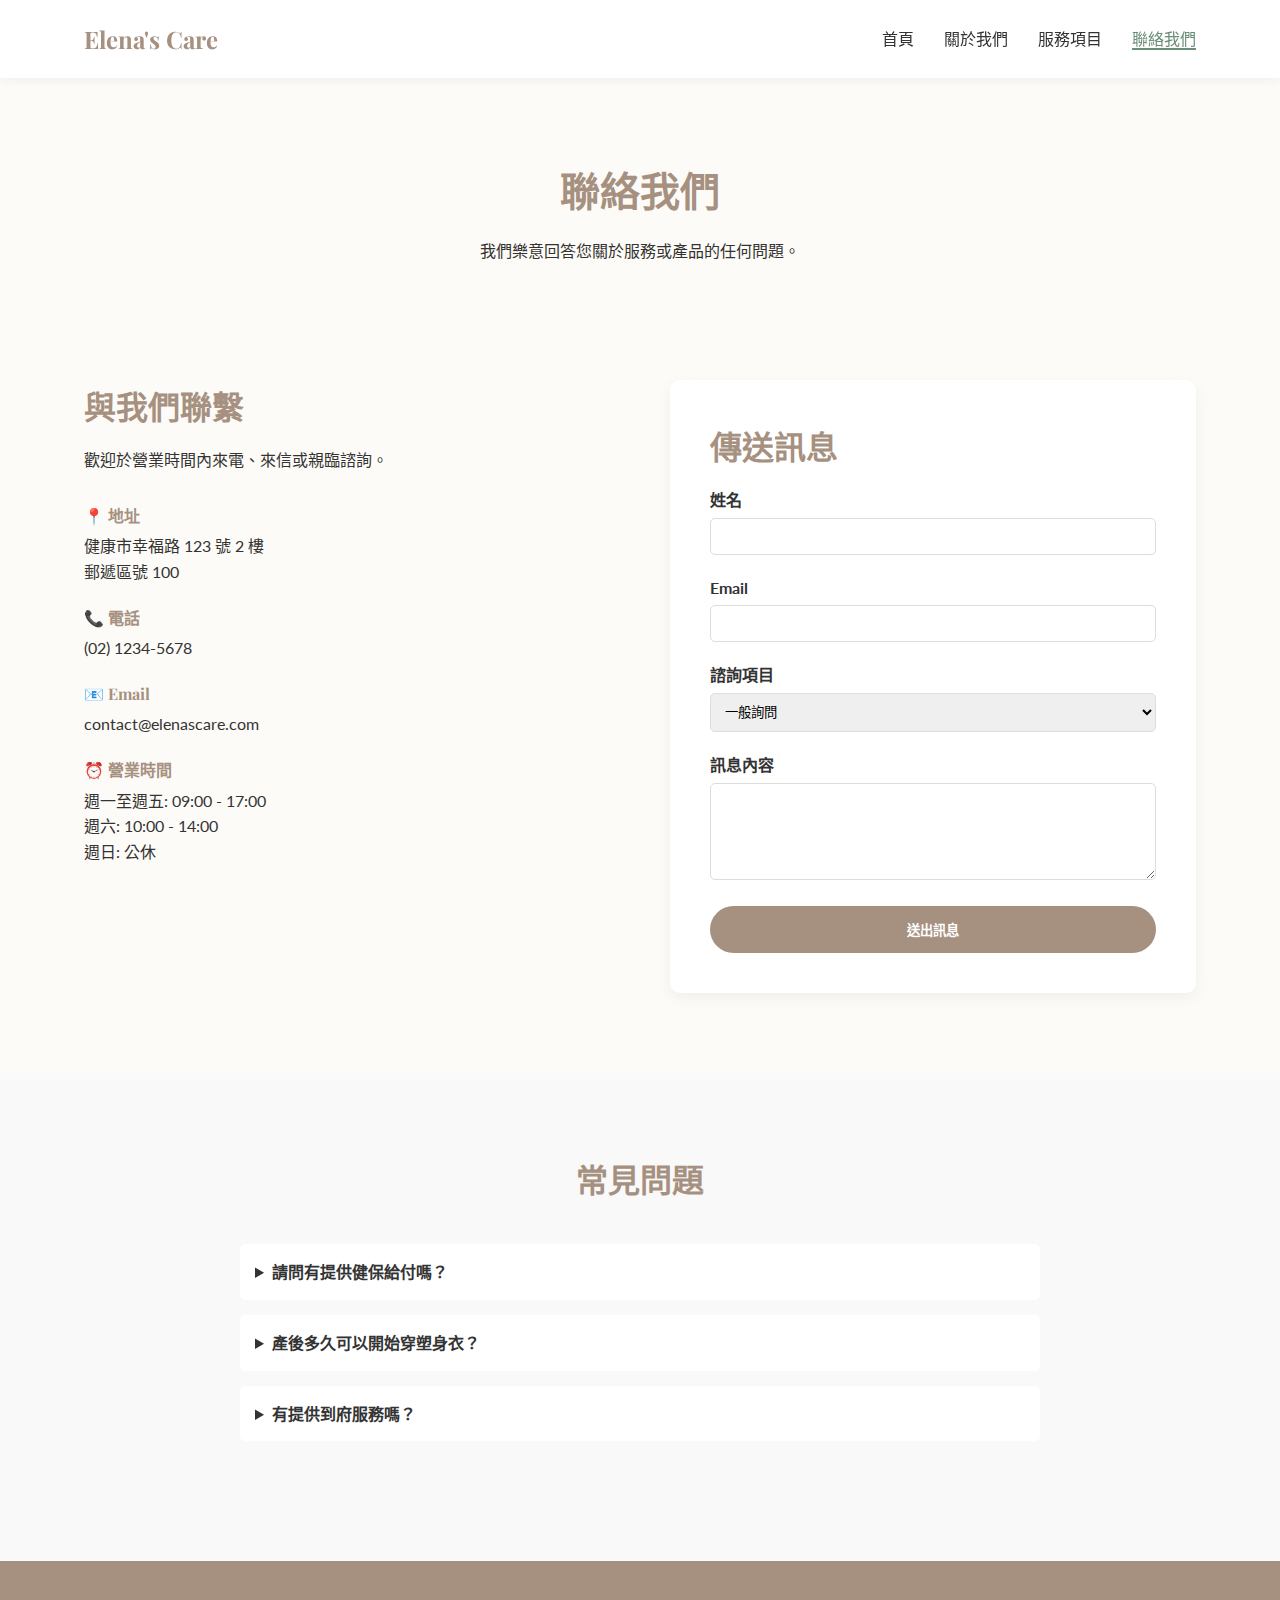
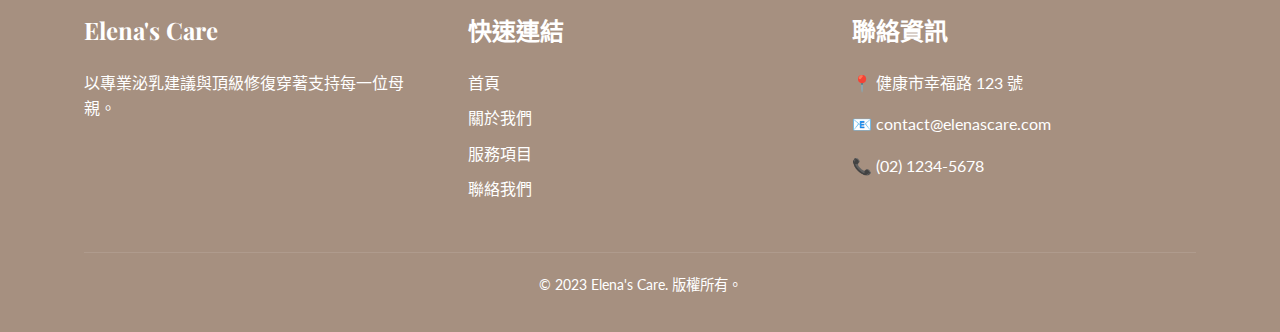
<file: contact.html>
<!DOCTYPE html>
<html lang="zh-TW">
<head>
    <meta charset="UTF-8">
    <meta name="viewport" content="width=device-width, initial-scale=1.0">
    <title>聯絡我們 | Elena's Care</title>
    <link rel="stylesheet" href="style.css">
    <link href="https://fonts.googleapis.com/css2?family=Lato:wght@300;400;700&family=Playfair+Display:wght@400;700&display=swap" rel="stylesheet">
</head>
<body>

    <!-- Header -->
    <header>
        <div class="container">
            <nav>
                <div class="logo">Elena's Care</div>
                <ul class="nav-links">
                    <li><a href="index.html">首頁</a></li>
                    <li><a href="about.html">關於我們</a></li>
                    <li><a href="services.html">服務項目</a></li>
                    <li><a href="contact.html" class="active">聯絡我們</a></li>
                </ul>
                <div class="mobile-menu-btn">&#9776;</div>
            </nav>
        </div>
    </header>

    <!-- Page Title -->
    <section class="section" style="background-color: var(--bg-color); text-align: center; padding-bottom: 20px;">
        <div class="container">
            <h1>聯絡我們</h1>
            <p>我們樂意回答您關於服務或產品的任何問題。</p>
        </div>
    </section>

    <!-- Contact Form & Info -->
    <section class="section">
        <div class="container">
            <div class="grid-3" style="grid-template-columns: 1fr 1fr; gap: 60px;">

                <!-- Contact Info -->
                <div class="contact-info">
                    <h2>與我們聯繫</h2>
                    <p style="margin-bottom: 30px;">歡迎於營業時間內來電、來信或親臨諮詢。</p>

                    <div style="margin-bottom: 20px;">
                        <h4 style="margin-bottom: 5px;">📍 地址</h4>
                        <p>健康市幸福路 123 號 2 樓<br>郵遞區號 100</p>
                    </div>

                    <div style="margin-bottom: 20px;">
                        <h4 style="margin-bottom: 5px;">📞 電話</h4>
                        <p>(02) 1234-5678</p>
                    </div>

                    <div style="margin-bottom: 20px;">
                        <h4 style="margin-bottom: 5px;">📧 Email</h4>
                        <p>contact@elenascare.com</p>
                    </div>

                    <div style="margin-bottom: 20px;">
                        <h4 style="margin-bottom: 5px;">⏰ 營業時間</h4>
                        <p>週一至週五: 09:00 - 17:00<br>週六: 10:00 - 14:00<br>週日: 公休</p>
                    </div>
                </div>

                <!-- Form -->
                <div class="contact-form-wrapper" style="background: #fff; padding: 40px; border-radius: 10px; box-shadow: 0 5px 15px rgba(0,0,0,0.05);">
                    <h2>傳送訊息</h2>
                    <form id="contact-form">
                        <div style="margin-bottom: 20px;">
                            <label for="name" style="display: block; margin-bottom: 5px; font-weight: bold;">姓名</label>
                            <input type="text" id="name" name="name" required style="width: 100%; padding: 10px; border: 1px solid #ddd; border-radius: 5px;">
                        </div>

                        <div style="margin-bottom: 20px;">
                            <label for="email" style="display: block; margin-bottom: 5px; font-weight: bold;">Email</label>
                            <input type="email" id="email" name="email" required style="width: 100%; padding: 10px; border: 1px solid #ddd; border-radius: 5px;">
                        </div>

                        <div style="margin-bottom: 20px;">
                            <label for="service" style="display: block; margin-bottom: 5px; font-weight: bold;">諮詢項目</label>
                            <select id="service" name="service" style="width: 100%; padding: 10px; border: 1px solid #ddd; border-radius: 5px;">
                                <option value="general">一般詢問</option>
                                <option value="lactation">泌乳諮詢</option>
                                <option value="sculpting">產後塑身衣</option>
                            </select>
                        </div>

                        <div style="margin-bottom: 20px;">
                            <label for="message" style="display: block; margin-bottom: 5px; font-weight: bold;">訊息內容</label>
                            <textarea id="message" name="message" rows="5" required style="width: 100%; padding: 10px; border: 1px solid #ddd; border-radius: 5px;"></textarea>
                        </div>

                        <button type="submit" class="btn btn-primary" style="width: 100%;">送出訊息</button>
                    </form>
                </div>

            </div>
        </div>
    </section>

    <!-- FAQ Section -->
    <section class="section" style="background-color: #f9f9f9;">
        <div class="container">
            <h2 class="text-center">常見問題</h2>
            <div style="max-width: 800px; margin: 40px auto;">
                <details style="margin-bottom: 15px; background: #fff; padding: 15px; border-radius: 5px; cursor: pointer;">
                    <summary style="font-weight: bold; outline: none;">請問有提供健保給付嗎？</summary>
                    <p style="margin-top: 10px; color: #666;">我們的服務為自費項目，但我們可以提供收據供您申請私人保險理賠（視保單條款而定）。</p>
                </details>
                <details style="margin-bottom: 15px; background: #fff; padding: 15px; border-radius: 5px; cursor: pointer;">
                    <summary style="font-weight: bold; outline: none;">產後多久可以開始穿塑身衣？</summary>
                    <p style="margin-top: 10px; color: #666;">一般建議在產後 1-2 週後開始，剖腹產則建議傷口癒合後再開始。請務必先諮詢您的醫師。</p>
                </details>
                <details style="margin-bottom: 15px; background: #fff; padding: 15px; border-radius: 5px; cursor: pointer;">
                    <summary style="font-weight: bold; outline: none;">有提供到府服務嗎？</summary>
                    <p style="margin-top: 10px; color: #666;">有的，健康市市區內可提供到府服務，可能會酌收車馬費。</p>
                </details>
            </div>
        </div>
    </section>

    <!-- Footer -->
    <footer>
        <div class="container">
            <div class="footer-content">
                <div class="footer-col">
                    <h3>Elena's Care</h3>
                    <p>以專業泌乳建議與頂級修復穿著支持每一位母親。</p>
                </div>
                <div class="footer-col">
                    <h3>快速連結</h3>
                    <ul>
                        <li><a href="index.html">首頁</a></li>
                        <li><a href="about.html">關於我們</a></li>
                        <li><a href="services.html">服務項目</a></li>
                        <li><a href="contact.html">聯絡我們</a></li>
                    </ul>
                </div>
                <div class="footer-col">
                    <h3>聯絡資訊</h3>
                    <p>📍 健康市幸福路 123 號</p>
                    <p>📧 contact@elenascare.com</p>
                    <p>📞 (02) 1234-5678</p>
                </div>
            </div>
            <div class="footer-bottom">
                <p>&copy; 2023 Elena's Care. 版權所有。</p>
            </div>
        </div>
    </footer>

    <script src="main.js"></script>
</body>
</html>
</file>
<file: style.css>
/* Global Reset & Base Styles */
:root {
    --primary-color: #A69080; /* Soft Beige/Taupe - Professional & Calm */
    --secondary-color: #6B8E78; /* Sage Green - Nature & Healing */
    --accent-color: #D4A373; /* Warm Accent */
    --text-color: #333333;
    --bg-color: #FDFBF7; /* Off-white Background */
    --card-bg: #FFFFFF;
    --transition-speed: 0.3s;
    --font-heading: 'Playfair Display', serif;
    --font-body: 'Lato', sans-serif;
}

* {
    margin: 0;
    padding: 0;
    box-sizing: border-box;
}

body {
    font-family: var(--font-body);
    color: var(--text-color);
    background-color: var(--bg-color);
    line-height: 1.6;
    transition: background-color 0.5s ease; /* For smooth transitions */
}

a {
    text-decoration: none;
    color: inherit;
    transition: color var(--transition-speed);
}

ul {
    list-style: none;
}

img {
    max-width: 100%;
    height: auto;
    display: block;
}

/* Typography */
h1, h2, h3, h4 {
    font-family: var(--font-heading);
    margin-bottom: 1rem;
    color: var(--primary-color);
}

h1 { font-size: 2.5rem; }
h2 { font-size: 2rem; }
h3 { font-size: 1.5rem; }

p { margin-bottom: 1rem; }

/* Utility Classes */
.container {
    width: 90%;
    max-width: 1200px;
    margin: 0 auto;
    padding: 0 20px;
}

.section {
    padding: 80px 0;
}

.text-center { text-align: center; }

.btn {
    display: inline-block;
    padding: 12px 24px;
    border-radius: 30px;
    font-weight: bold;
    cursor: pointer;
    transition: all var(--transition-speed);
    border: 2px solid transparent;
}

.btn-primary {
    background-color: var(--primary-color);
    color: #fff;
}

.btn-primary:hover {
    background-color: var(--secondary-color);
    transform: translateY(-2px);
}

.btn-secondary {
    background-color: transparent;
    border-color: var(--primary-color);
    color: var(--primary-color);
}

.btn-secondary:hover {
    background-color: var(--primary-color);
    color: #fff;
}

/* Header & Navigation */
header {
    background-color: #fff;
    box-shadow: 0 2px 10px rgba(0,0,0,0.05);
    position: sticky;
    top: 0;
    z-index: 1000;
}

nav {
    display: flex;
    justify-content: space-between;
    align-items: center;
    padding: 20px 0;
}

.logo {
    font-family: var(--font-heading);
    font-size: 1.5rem;
    font-weight: bold;
    color: var(--primary-color);
}

.nav-links {
    display: flex;
    gap: 30px;
}

.nav-links a.active {
    color: var(--secondary-color);
    border-bottom: 2px solid var(--secondary-color);
}

.nav-links a:hover {
    color: var(--accent-color);
}

.mobile-menu-btn {
    display: none;
    font-size: 1.5rem;
    cursor: pointer;
}

/* Hero Section */
.hero {
    background: linear-gradient(rgba(253, 251, 247, 0.9), rgba(253, 251, 247, 0.9)), url('https://images.unsplash.com/photo-1555244162-803834f70033?ixlib=rb-1.2.1&auto=format&fit=crop&w=1950&q=80');
    background-size: cover;
    background-position: center;
    height: 80vh;
    display: flex;
    align-items: center;
    justify-content: center;
    text-align: center;
}

.hero-content {
    max-width: 800px;
}

.hero h1 {
    font-size: 3.5rem;
    margin-bottom: 20px;
    color: var(--text-color);
}

.hero p {
    font-size: 1.2rem;
    margin-bottom: 30px;
    color: #555;
}

/* Cards Grid */
.grid-3 {
    display: grid;
    grid-template-columns: repeat(auto-fit, minmax(280px, 1fr));
    gap: 30px;
}

/* Responsive Grid Utility */
.grid-split, .profile-grid, .contact-grid {
    display: grid;
    gap: 30px;
}

.grid-split {
    grid-template-columns: 1fr;
}

.profile-grid {
    grid-template-columns: 1fr;
    align-items: center;
}

.contact-grid {
    grid-template-columns: 1fr;
    gap: 40px;
}

@media (min-width: 769px) {
    .grid-split {
        grid-template-columns: 1fr 1fr;
        align-items: center;
    }
    .profile-grid {
        grid-template-columns: 1fr 2fr;
    }
    .contact-grid {
        grid-template-columns: 1fr 1fr;
        gap: 60px;
    }
}

.card {
    background: var(--card-bg);
    padding: 30px;
    border-radius: 10px;
    box-shadow: 0 5px 15px rgba(0,0,0,0.05);
    transition: transform var(--transition-speed);
}

.card:hover {
    transform: translateY(-5px);
}

.card-icon {
    font-size: 2.5rem;
    color: var(--secondary-color);
    margin-bottom: 20px;
}

/* Footer */
footer {
    background-color: var(--primary-color);
    color: #fff;
    padding: 50px 0 20px;
}

.footer-content {
    display: grid;
    grid-template-columns: repeat(auto-fit, minmax(200px, 1fr));
    gap: 40px;
    margin-bottom: 40px;
}

.footer-col h3 {
    color: #fff;
    margin-bottom: 20px;
}

.footer-col ul li {
    margin-bottom: 10px;
}

.footer-bottom {
    text-align: center;
    border-top: 1px solid rgba(255,255,255,0.1);
    padding-top: 20px;
    font-size: 0.9rem;
}

/* Mobile Responsive */
@media (max-width: 768px) {
    .nav-links {
        display: none;
        position: absolute;
        top: 70px; /* Adjust based on header height */
        left: 0;
        width: 100%;
        background-color: #fff;
        flex-direction: column;
        text-align: center;
        padding: 20px 0;
        box-shadow: 0 5px 10px rgba(0,0,0,0.1);
    }

    .nav-links.active {
        display: flex;
    }

    .nav-links li {
        margin: 10px 0;
    }

    .mobile-menu-btn {
        display: block;
    }

    .hero h1 {
        font-size: 2.5rem;
    }

    .section {
        padding: 50px 0;
    }

    .container {
        width: 100%;
        padding: 0 20px;
    }
}

/* Interactive Color Visualizer Styles (Specific to Services Page) */
#product-visualizer {
    padding: 60px 0;
    border-radius: 15px;
    margin-top: 40px;
    transition: background-color 0.8s ease-in-out;
    background-color: #f0f0f0; /* Default neutral */
}

.visualizer-controls {
    margin-top: 30px;
    display: flex;
    justify-content: center;
    gap: 15px;
    flex-wrap: wrap;
}

.color-btn {
    width: 40px;
    height: 40px;
    border-radius: 50%;
    border: 3px solid #fff;
    cursor: pointer;
    box-shadow: 0 2px 5px rgba(0,0,0,0.2);
    transition: transform 0.2s;
}

.color-btn:hover {
    transform: scale(1.1);
}

.color-btn.active {
    border-color: var(--text-color);
    transform: scale(1.2);
}

/* Theme Classes for Visualizer */
.theme-lavender { background-color: #E6E6FA; color: #4B0082; }
.theme-mint { background-color: #F0FFF0; color: #2E8B57; }
.theme-rose { background-color: #FFE4E1; color: #B22222; }
.theme-ocean { background-color: #F0F8FF; color: #4682B4; }
</file>
